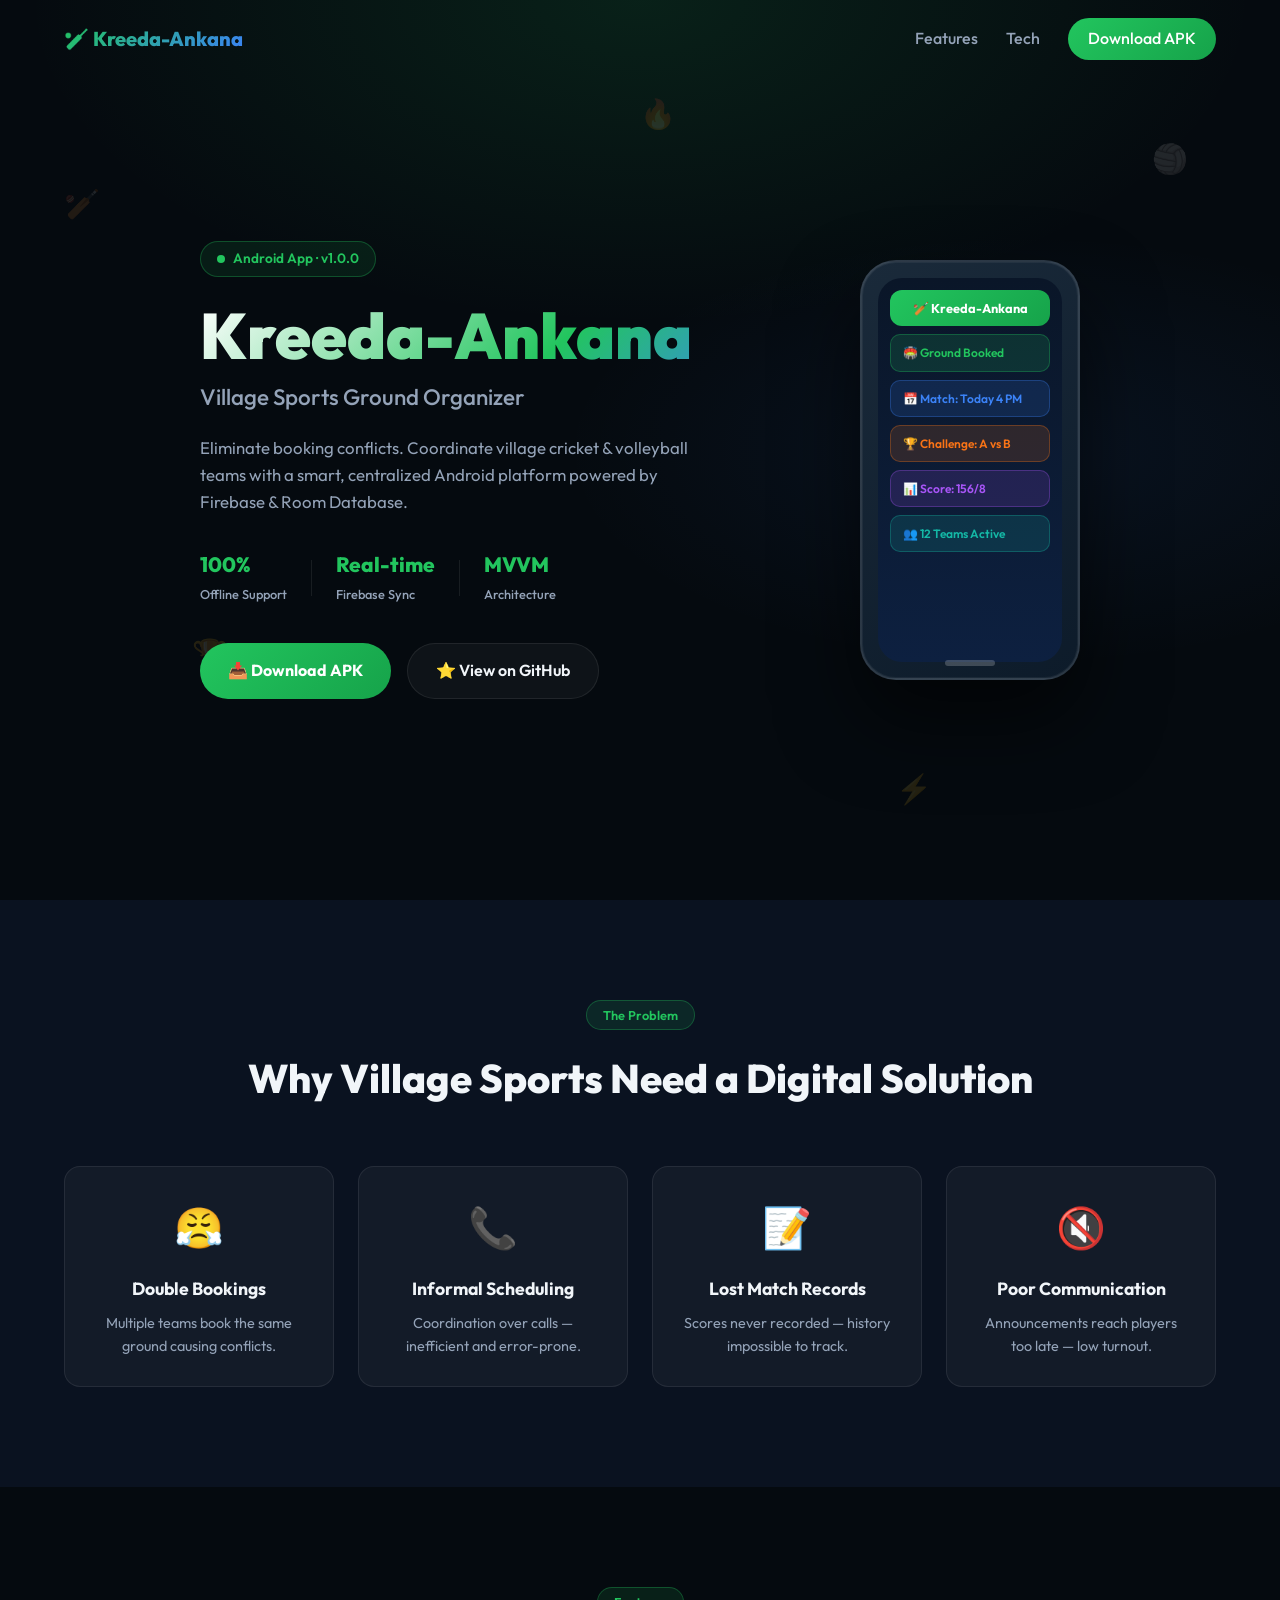
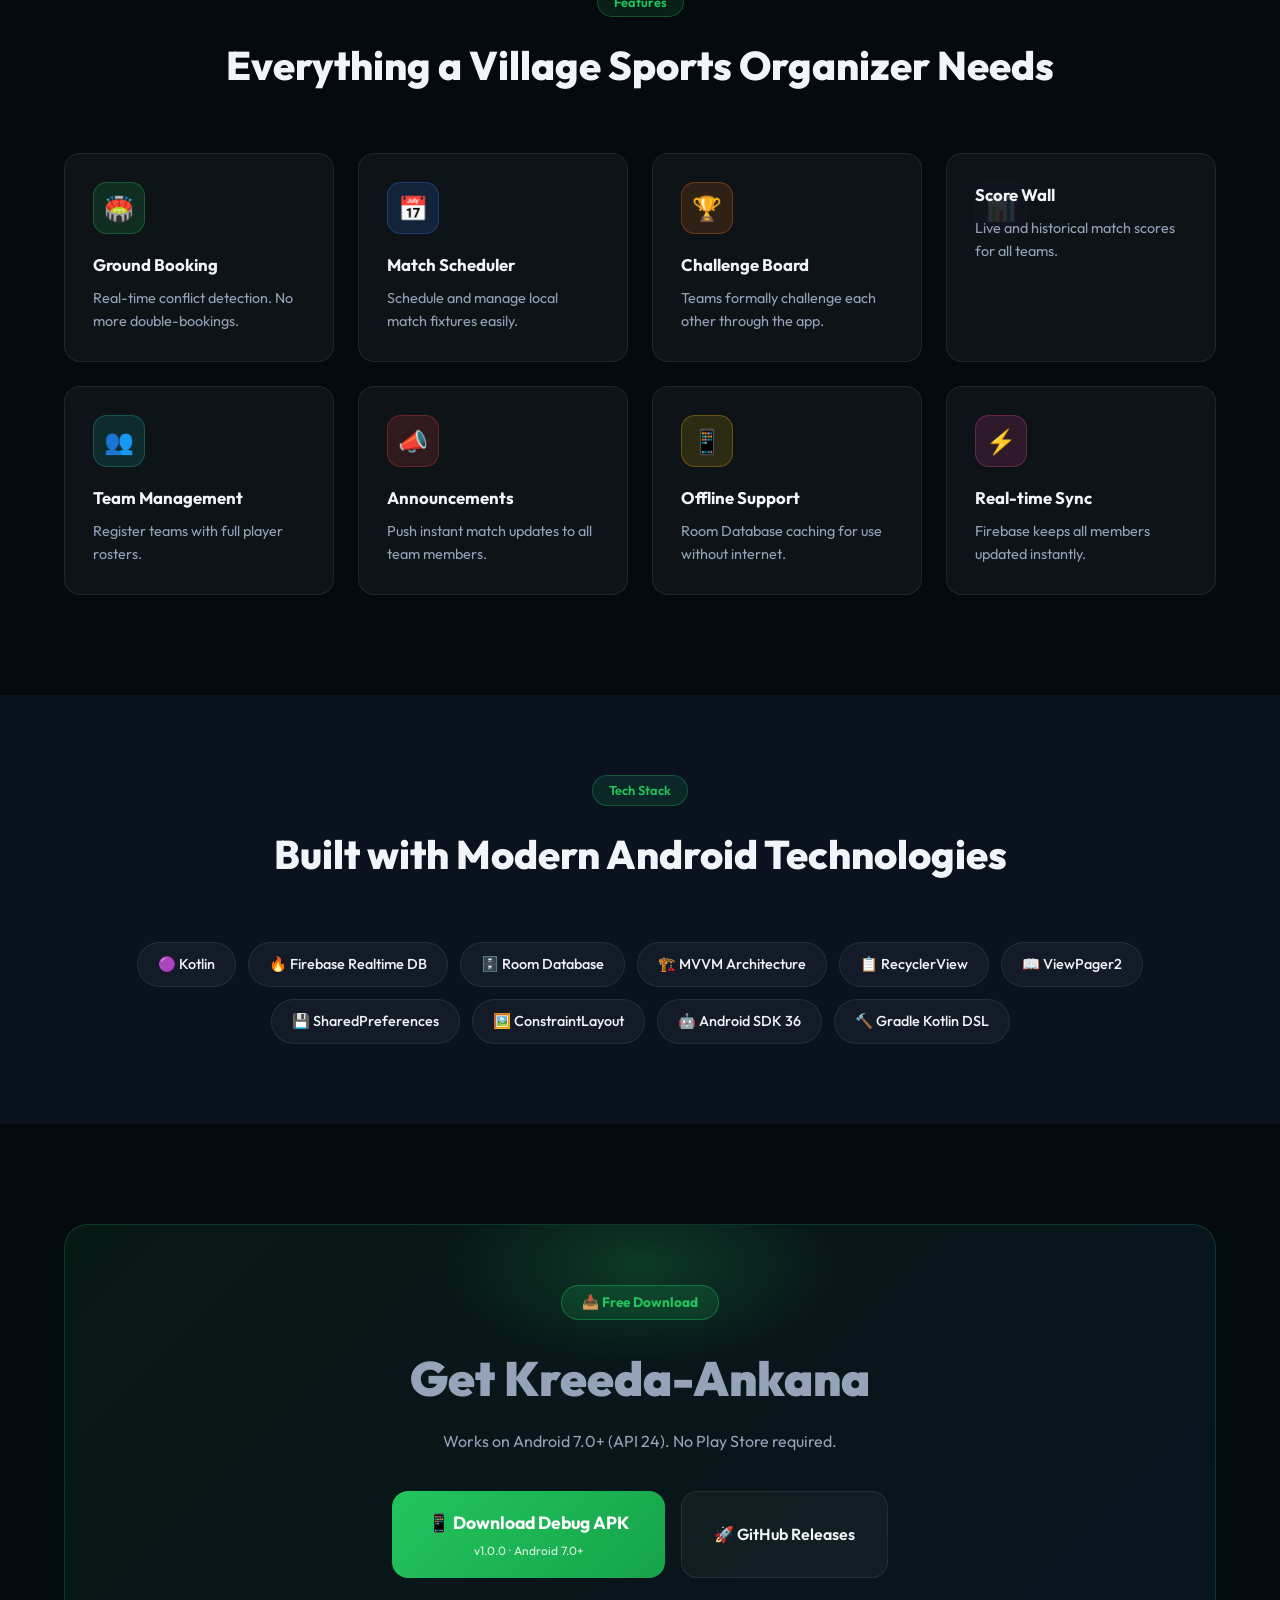
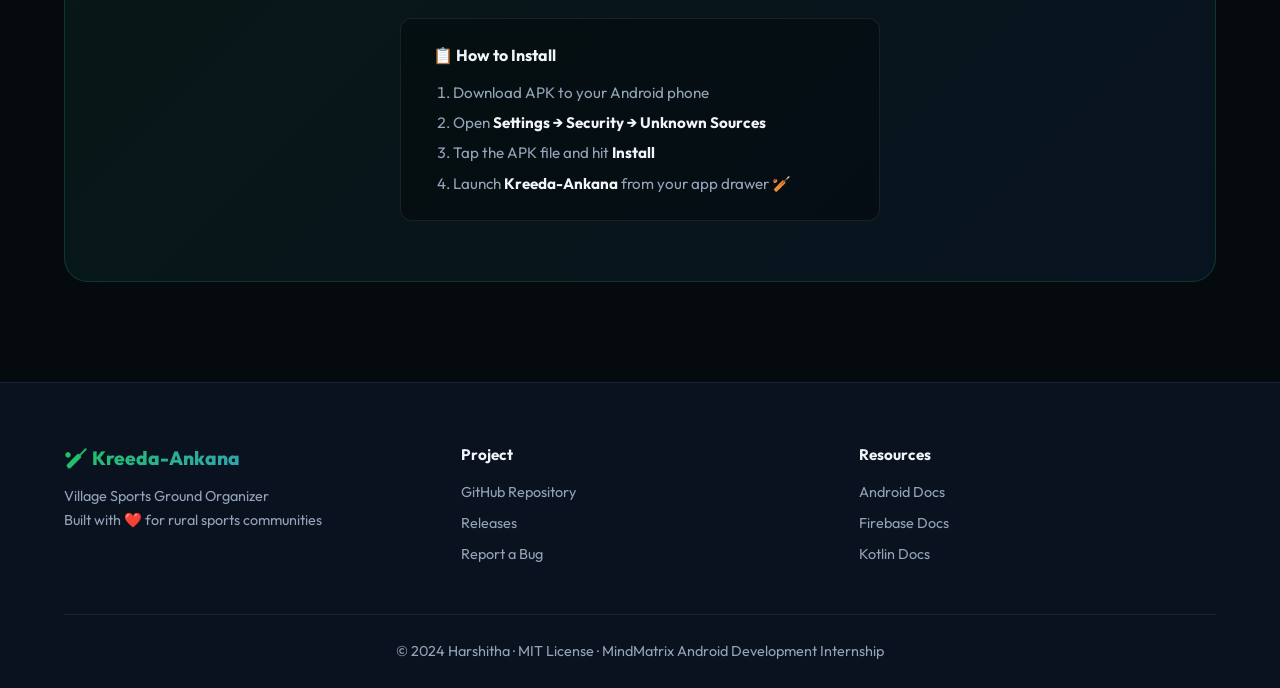
<file: docs/landing/index.html>
<!DOCTYPE html>
<html lang="en">
<head>
  <meta charset="UTF-8"/>
  <meta name="viewport" content="width=device-width, initial-scale=1.0"/>
  <meta name="description" content="Kreeda-Ankana – Village Sports Ground Organizer Android App. Download APK."/>
  <title>Kreeda-Ankana | Village Sports Ground Organizer</title>
  <link rel="stylesheet" href="style.css"/>
  <link href="https://fonts.googleapis.com/css2?family=Outfit:wght@300;400;600;700;800;900&display=swap" rel="stylesheet"/>
</head>
<body>

  <nav class="navbar" id="navbar">
    <div class="nav-container">
      <div class="nav-brand">🏏 Kreeda-Ankana</div>
      <div class="nav-links">
        <a href="#features">Features</a>
        <a href="#tech">Tech</a>
        <a href="#download" class="btn-nav">Download APK</a>
      </div>
    </div>
  </nav>

  <section class="hero">
    <div class="particles">
      <span class="p p1">🏏</span><span class="p p2">🏐</span>
      <span class="p p3">🏆</span><span class="p p4">⭐</span>
      <span class="p p5">🔥</span><span class="p p6">⚡</span>
    </div>
    <div class="hero-content">
      <div class="hero-badge"><span class="dot"></span> Android App · v1.0.0</div>
      <h1>Kreeda-Ankana</h1>
      <h2>Village Sports Ground Organizer</h2>
      <p>Eliminate booking conflicts. Coordinate village cricket &amp; volleyball teams with a smart, centralized Android platform powered by Firebase &amp; Room Database.</p>
      <div class="hero-stats">
        <div class="stat"><span>100%</span><label>Offline Support</label></div>
        <div class="divider"></div>
        <div class="stat"><span>Real-time</span><label>Firebase Sync</label></div>
        <div class="divider"></div>
        <div class="stat"><span>MVVM</span><label>Architecture</label></div>
      </div>
      <div class="cta-row">
        <a href="#download" class="btn-primary">📥 Download APK</a>
        <a href="https://github.com/KandukuruHarshitha/KreedaAnkana" class="btn-secondary" target="_blank" rel="noopener">⭐ View on GitHub</a>
      </div>
    </div>
    <div class="phone-wrap">
      <div class="phone">
        <div class="screen">
          <div class="app-bar">🏏 Kreeda-Ankana</div>
          <div class="card c1">🏟️ Ground Booked</div>
          <div class="card c2">📅 Match: Today 4 PM</div>
          <div class="card c3">🏆 Challenge: A vs B</div>
          <div class="card c4">📊 Score: 156/8</div>
          <div class="card c5">👥 12 Teams Active</div>
        </div>
        <div class="home-btn"></div>
      </div>
    </div>
  </section>

  <section class="problem">
    <div class="container">
      <div class="sec-head">
        <span class="tag">The Problem</span>
        <h2>Why Village Sports Need a Digital Solution</h2>
      </div>
      <div class="prob-grid">
        <div class="prob-card"><div class="picon">😤</div><h3>Double Bookings</h3><p>Multiple teams book the same ground causing conflicts.</p></div>
        <div class="prob-card"><div class="picon">📞</div><h3>Informal Scheduling</h3><p>Coordination over calls — inefficient and error-prone.</p></div>
        <div class="prob-card"><div class="picon">📝</div><h3>Lost Match Records</h3><p>Scores never recorded — history impossible to track.</p></div>
        <div class="prob-card"><div class="picon">🔇</div><h3>Poor Communication</h3><p>Announcements reach players too late — low turnout.</p></div>
      </div>
    </div>
  </section>

  <section class="features" id="features">
    <div class="container">
      <div class="sec-head">
        <span class="tag">Features</span>
        <h2>Everything a Village Sports Organizer Needs</h2>
      </div>
      <div class="feat-grid">
        <div class="feat-card"><div class="ficon g">🏟️</div><h3>Ground Booking</h3><p>Real-time conflict detection. No more double-bookings.</p></div>
        <div class="feat-card"><div class="ficon b">📅</div><h3>Match Scheduler</h3><p>Schedule and manage local match fixtures easily.</p></div>
        <div class="feat-card"><div class="ficon o">🏆</div><h3>Challenge Board</h3><p>Teams formally challenge each other through the app.</p></div>
        <div class="feat-card"><div class="ficon p">📊</div><h3>Score Wall</h3><p>Live and historical match scores for all teams.</p></div>
        <div class="feat-card"><div class="ficon t">👥</div><h3>Team Management</h3><p>Register teams with full player rosters.</p></div>
        <div class="feat-card"><div class="ficon r">📣</div><h3>Announcements</h3><p>Push instant match updates to all team members.</p></div>
        <div class="feat-card"><div class="ficon y">📱</div><h3>Offline Support</h3><p>Room Database caching for use without internet.</p></div>
        <div class="feat-card"><div class="ficon pk">⚡</div><h3>Real-time Sync</h3><p>Firebase keeps all members updated instantly.</p></div>
      </div>
    </div>
  </section>

  <section class="tech" id="tech">
    <div class="container">
      <div class="sec-head">
        <span class="tag">Tech Stack</span>
        <h2>Built with Modern Android Technologies</h2>
      </div>
      <div class="tech-wrap">
        <span class="chip">🟣 Kotlin</span>
        <span class="chip">🔥 Firebase Realtime DB</span>
        <span class="chip">🗄️ Room Database</span>
        <span class="chip">🏗️ MVVM Architecture</span>
        <span class="chip">📋 RecyclerView</span>
        <span class="chip">📖 ViewPager2</span>
        <span class="chip">💾 SharedPreferences</span>
        <span class="chip">🖼️ ConstraintLayout</span>
        <span class="chip">🤖 Android SDK 36</span>
        <span class="chip">🔨 Gradle Kotlin DSL</span>
      </div>
    </div>
  </section>

  <section class="download" id="download">
    <div class="container">
      <div class="dl-card">
        <div class="dl-glow"></div>
        <span class="dl-badge">📥 Free Download</span>
        <h2>Get Kreeda-Ankana</h2>
        <p>Works on Android 7.0+ (API 24). No Play Store required.</p>
        <div class="dl-btns">
          <a href="downloads/app-debug.apk" class="btn-dl-main" download>📱 Download Debug APK<small>v1.0.0 · Android 7.0+</small></a>
          <a href="https://github.com/KandukuruHarshitha/KreedaAnkana/releases" class="btn-dl-sec" target="_blank" rel="noopener">🚀 GitHub Releases</a>
        </div>
        <div class="install-guide">
          <h4>📋 How to Install</h4>
          <ol>
            <li>Download APK to your Android phone</li>
            <li>Open <strong>Settings → Security → Unknown Sources</strong></li>
            <li>Tap the APK file and hit <strong>Install</strong></li>
            <li>Launch <strong>Kreeda-Ankana</strong> from your app drawer 🏏</li>
          </ol>
        </div>
      </div>
    </div>
  </section>

  <footer class="footer">
    <div class="container">
      <div class="foot-grid">
        <div>
          <div class="foot-logo">🏏 Kreeda-Ankana</div>
          <p>Village Sports Ground Organizer<br/>Built with ❤️ for rural sports communities</p>
        </div>
        <div class="foot-links">
          <h4>Project</h4>
          <a href="https://github.com/KandukuruHarshitha/KreedaAnkana" target="_blank">GitHub Repository</a>
          <a href="https://github.com/KandukuruHarshitha/KreedaAnkana/releases" target="_blank">Releases</a>
          <a href="https://github.com/KandukuruHarshitha/KreedaAnkana/issues" target="_blank">Report a Bug</a>
        </div>
        <div class="foot-links">
          <h4>Resources</h4>
          <a href="https://developer.android.com" target="_blank">Android Docs</a>
          <a href="https://firebase.google.com/docs" target="_blank">Firebase Docs</a>
          <a href="https://kotlinlang.org/docs" target="_blank">Kotlin Docs</a>
        </div>
      </div>
      <div class="foot-bottom">
        <p>© 2024 Harshitha · MIT License · MindMatrix Android Development Internship</p>
      </div>
    </div>
  </footer>

  <script>
    window.addEventListener('scroll',()=>{
      document.getElementById('navbar').classList.toggle('scrolled',window.scrollY>50);
    });
    const obs=new IntersectionObserver(e=>{
      e.forEach(x=>{if(x.isIntersecting)x.target.classList.add('visible');});
    },{threshold:0.1});
    document.querySelectorAll('.feat-card,.prob-card,.chip').forEach(el=>obs.observe(el));
    document.querySelectorAll('a[href^="#"]').forEach(a=>{
      a.addEventListener('click',e=>{
        e.preventDefault();
        const t=document.querySelector(a.getAttribute('href'));
        if(t)t.scrollIntoView({behavior:'smooth'});
      });
    });
  </script>
</body>
</html>
</file>
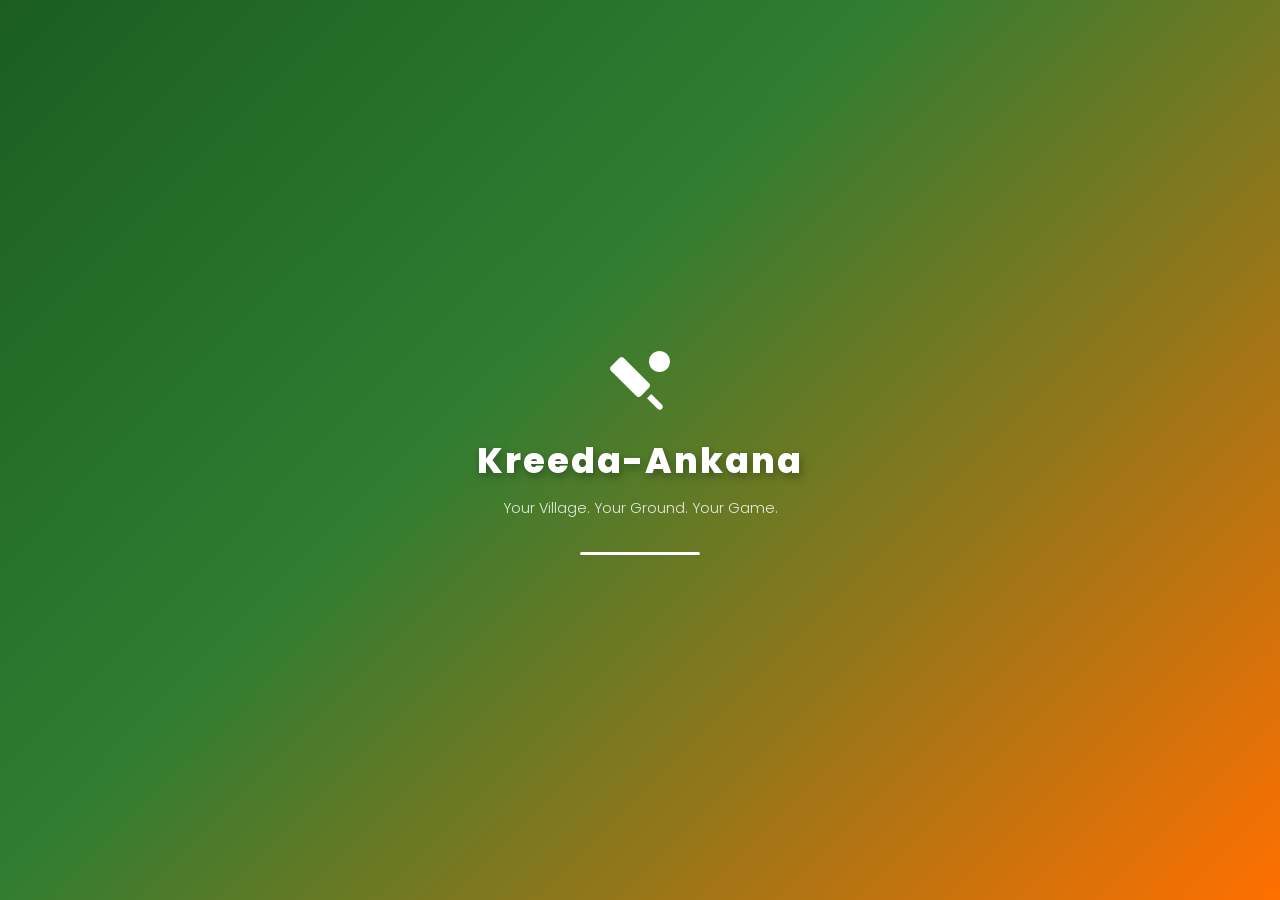
<file: app/src/main/assets/index.html>
<!DOCTYPE html>
<html lang="en">
<head>
  <meta charset="UTF-8">
  <meta name="viewport" content="width=device-width, initial-scale=1.0, maximum-scale=1.0, user-scalable=no">
  <title>Kreeda-Ankana | Village Sports Ground Organizer</title>
  <meta name="description" content="Kreeda-Ankana — Digital sports coordination platform for villages. Book grounds, challenge teams, track scores.">
  <meta name="theme-color" content="#2E7D32">
  <link rel="preconnect" href="https://fonts.googleapis.com">
  <link rel="preconnect" href="https://fonts.gstatic.com" crossorigin>
  <link href="https://fonts.googleapis.com/css2?family=Poppins:wght@300;400;500;600;700;800&display=swap" rel="stylesheet">
  <link href="https://fonts.googleapis.com/icon?family=Material+Icons+Round" rel="stylesheet">
  <link rel="stylesheet" href="css/styles.css">
</head>
<body>

  <!-- ==================== SPLASH SCREEN ==================== -->
  <div id="splash-screen">
    <span class="material-icons-round splash-icon">sports_cricket</span>
    <div class="splash-title">Kreeda-Ankana</div>
    <div class="splash-tagline">Your Village. Your Ground. Your Game.</div>
    <div class="splash-loader">
      <div class="splash-loader-bar"></div>
    </div>
  </div>

  <!-- ==================== MAIN APP ==================== -->
  <div id="app">

    <!-- ===== TOP APP BAR ===== -->
    <header id="top-bar">
      <div class="bar-title" id="bar-title">🏟️ Ground Calendar</div>
      <button class="bar-icon material-icons-round" id="dark-mode-toggle" title="Toggle Dark Mode">dark_mode</button>
    </header>

    <!-- ===== CONTENT VIEWS ===== -->
    <main id="content">

      <!-- === VIEW: CALENDAR === -->
      <section id="view-calendar" class="view active">
        <div class="section-title">
          <span class="material-icons-round icon">calendar_month</span>
          Ground Calendar
        </div>

        <!-- Sport Filter -->
        <div class="toggle-group sport-toggle" style="margin-bottom:16px;">
          <button class="toggle-btn active" data-sport="Cricket">🏏 Cricket</button>
          <button class="toggle-btn" data-sport="Volleyball">🏐 Volleyball</button>
        </div>

        <!-- Week Navigation -->
        <div class="calendar-header">
          <div class="calendar-nav">
            <button id="cal-prev" title="Previous Week"><span class="material-icons-round">chevron_left</span></button>
            <button id="cal-today" title="Today" style="border-radius:8px;width:auto;padding:0 12px;font-size:0.7rem;font-weight:600;">Today</button>
            <button id="cal-next" title="Next Week"><span class="material-icons-round">chevron_right</span></button>
          </div>
          <h2 id="cal-week-label">Loading...</h2>
        </div>

        <!-- Calendar Grid -->
        <div class="calendar-grid" id="calendar-grid">
          <div class="loading"><div class="spinner"></div></div>
        </div>

        <!-- Legend -->
        <div class="cal-legend">
          <div class="cal-legend-item"><div class="cal-legend-dot green"></div> Available</div>
          <div class="cal-legend-item"><div class="cal-legend-dot red"></div> Booked / Past</div>
        </div>
      </section>

      <!-- === VIEW: BOOKING === -->
      <section id="view-booking" class="view">
        <div class="booking-header">
          <button class="back-btn" id="booking-back">
            <span class="material-icons-round">arrow_back</span>
          </button>
          <div>
            <div class="section-title" style="margin-bottom:0;">Book a Slot</div>
          </div>
        </div>

        <div class="booking-slot-info">
          <div class="date" id="booking-date-display">—</div>
          <div class="time" id="booking-time-display">—</div>
        </div>

        <form id="booking-form">
          <input type="hidden" id="booking-date-input">

          <div class="form-group">
            <label class="form-label">Team Name</label>
            <input type="text" class="form-input" id="booking-team-name" placeholder="Enter your team name" maxlength="40">
            <div class="form-error" id="booking-team-error"></div>
          </div>

          <div class="form-group">
            <label class="form-label">Sport</label>
            <div class="toggle-group booking-sport-toggle">
              <button type="button" class="toggle-btn active" data-sport="Cricket">🏏 Cricket</button>
              <button type="button" class="toggle-btn" data-sport="Volleyball">🏐 Volleyball</button>
            </div>
          </div>

          <button type="submit" class="btn btn-primary" id="booking-submit" style="width:100%;justify-content:center;padding:14px;font-size:0.95rem;">
            <span class="material-icons-round">check_circle</span> Confirm Booking
          </button>
        </form>
      </section>

      <!-- === VIEW: CHALLENGE BOARD === -->
      <section id="view-challenges" class="view">
        <div class="section-title">
          <span class="material-icons-round icon">sports_kabaddi</span>
          Challenge Board
        </div>
        <div id="challenges-list">
          <div class="loading"><div class="spinner"></div></div>
        </div>
      </section>

      <!-- === VIEW: SCORE WALL === -->
      <section id="view-scores" class="view">
        <div class="section-title">
          <span class="material-icons-round icon">emoji_events</span>
          Score Wall
        </div>
        <div id="scores-list">
          <div class="loading"><div class="spinner"></div></div>
        </div>
      </section>

      <!-- === VIEW: TEAM PROFILE === -->
      <section id="view-team" class="view">
        <div class="section-title">
          <span class="material-icons-round icon">groups</span>
          Team Profile
        </div>

        <!-- Empty State -->
        <div id="team-empty" style="display:none;">
          <div class="empty-state">
            <span class="material-icons-round icon">group_add</span>
            <h3>No Team Created</h3>
            <p>Create your village team profile to get started!</p>
            <button class="btn btn-primary" id="team-create-btn" style="margin-top:16px;">
              <span class="material-icons-round">add</span> Create Team
            </button>
          </div>
        </div>

        <!-- Profile Content -->
        <div id="team-profile-content" style="display:none;">
          <!-- Profile Header Card -->
          <div class="profile-header">
            <div class="profile-avatar">
              <span id="profile-avatar-icon">🏏</span>
            </div>
            <div class="profile-name" id="profile-team-name">—</div>
            <div class="profile-captain" id="profile-captain">—</div>
            <div style="margin-top:8px;" id="profile-sport-chip"></div>
            <div style="margin-top:4px;font-size:0.8rem;opacity:0.8;" id="profile-players">—</div>
          </div>

          <!-- Stats -->
          <div class="profile-stats">
            <div class="stat-card">
              <div class="stat-value" id="stat-total">0</div>
              <div class="stat-label">Matches</div>
            </div>
            <div class="stat-card">
              <div class="stat-value" id="stat-wins" style="color:var(--available);">0</div>
              <div class="stat-label">Wins</div>
            </div>
            <div class="stat-card">
              <div class="stat-value" id="stat-losses" style="color:var(--booked);">0</div>
              <div class="stat-label">Losses</div>
            </div>
          </div>

          <!-- Actions -->
          <div id="team-actions" style="display:flex;flex-wrap:wrap;gap:8px;">
            <button class="btn btn-primary btn-small" id="team-edit-btn">
              <span class="material-icons-round" style="font-size:16px;">edit</span> Edit
            </button>
            <button class="btn btn-outline btn-small" id="team-switch-btn" style="display:none;">
              <span class="material-icons-round" style="font-size:16px;">swap_horiz</span> Switch Team
            </button>
            <button class="btn btn-primary btn-small" id="team-create-btn" style="background:var(--accent);">
              <span class="material-icons-round" style="font-size:16px;">add</span> New Team
            </button>
            <button class="btn btn-danger btn-small" id="team-delete-btn">
              <span class="material-icons-round" style="font-size:16px;">delete</span> Delete
            </button>
          </div>
        </div>
      </section>

    </main>

    <!-- ===== FLOATING ACTION BUTTONS ===== -->
    <button class="fab" id="fab-challenge" style="display:none;" title="Post Challenge">
      <span class="material-icons-round">add</span>
    </button>
    <button class="fab" id="fab-score" style="display:none;" title="Post Result">
      <span class="material-icons-round">add</span>
    </button>

    <!-- ===== BOTTOM NAVIGATION ===== -->
    <nav id="bottom-nav">
      <button class="nav-item active" data-view="calendar">
        <span class="material-icons-round icon">calendar_month</span>
        <span class="label">Calendar</span>
      </button>
      <button class="nav-item" data-view="challenges">
        <span class="material-icons-round icon">sports_kabaddi</span>
        <span class="label">Challenges</span>
      </button>
      <button class="nav-item" data-view="scores">
        <span class="material-icons-round icon">emoji_events</span>
        <span class="label">Scores</span>
      </button>
      <button class="nav-item" data-view="team">
        <span class="material-icons-round icon">groups</span>
        <span class="label">Team</span>
      </button>
    </nav>
  </div>

  <!-- ==================== DIALOG OVERLAY ==================== -->
  <div class="dialog-overlay" id="dialog-overlay">
    <div class="dialog" id="dialog">
      <div class="dialog-title" id="dialog-title"></div>
      <div id="dialog-body"></div>
      <div class="dialog-actions" id="dialog-actions"></div>
    </div>
  </div>

  <!-- ==================== SNACKBAR ==================== -->
  <div id="snackbar"></div>

  <!-- ==================== FIREBASE (Optional) ==================== -->
  <!--
    To enable real-time Challenge Board sync, uncomment the lines below
    and replace with your Firebase project config.
    See README.md for setup instructions.
  -->
  <!--
  <script src="https://www.gstatic.com/firebasejs/9.23.0/firebase-app-compat.js"></script>
  <script src="https://www.gstatic.com/firebasejs/9.23.0/firebase-database-compat.js"></script>
  <script>
    firebase.initializeApp({
      apiKey: "YOUR_API_KEY",
      authDomain: "YOUR_PROJECT.firebaseapp.com",
      databaseURL: "https://YOUR_PROJECT-default-rtdb.firebaseio.com",
      projectId: "YOUR_PROJECT",
      storageBucket: "YOUR_PROJECT.appspot.com",
      messagingSenderId: "YOUR_SENDER_ID",
      appId: "YOUR_APP_ID"
    });
  </script>
  -->

  <!-- ==================== APP SCRIPTS ==================== -->
  <script src="js/db.js"></script>
  <script src="js/calendar.js"></script>
  <script src="js/booking.js"></script>
  <script src="js/challenge.js"></script>
  <script src="js/score.js"></script>
  <script src="js/team.js"></script>
  <script src="js/app.js"></script>
</body>
</html>
</file>
<file: docs/landing/style.css>
/* ============================================================
   Kreeda-Ankana — Landing Page Styles
   Design: Dark glassmorphism, vibrant sport colors
   ============================================================ */

/* ----- Reset & Base ----- */
*,*::before,*::after{box-sizing:border-box;margin:0;padding:0;}
:root{
  --bg:#050a0f;
  --bg2:#0a1220;
  --surface:rgba(255,255,255,0.04);
  --border:rgba(255,255,255,0.08);
  --green:#22c55e;--blue:#3b82f6;--orange:#f97316;
  --purple:#a855f7;--teal:#14b8a6;--red:#ef4444;
  --gold:#eab308;--pink:#ec4899;
  --text:#f1f5f9;--muted:#94a3b8;
  --font:'Outfit',sans-serif;
  --radius:16px;--radius-sm:10px;
}
html{scroll-behavior:smooth;}
body{background:var(--bg);color:var(--text);font-family:var(--font);line-height:1.6;overflow-x:hidden;}
a{color:inherit;text-decoration:none;}

/* ----- Scrollbar ----- */
::-webkit-scrollbar{width:6px;}
::-webkit-scrollbar-track{background:var(--bg);}
::-webkit-scrollbar-thumb{background:var(--green);border-radius:3px;}

/* ----- Navbar ----- */
.navbar{position:fixed;top:0;left:0;right:0;z-index:100;padding:18px 0;transition:all .3s;}
.navbar.scrolled{background:rgba(5,10,15,0.95);backdrop-filter:blur(20px);border-bottom:1px solid var(--border);padding:12px 0;}
.nav-container{max-width:1200px;margin:auto;padding:0 24px;display:flex;align-items:center;justify-content:space-between;}
.nav-brand{font-size:1.25rem;font-weight:800;background:linear-gradient(135deg,var(--green),var(--blue));-webkit-background-clip:text;-webkit-text-fill-color:transparent;background-clip:text;}
.nav-links{display:flex;align-items:center;gap:28px;}
.nav-links a{color:var(--muted);font-weight:500;transition:color .2s;}
.nav-links a:hover{color:var(--text);}
.btn-nav{background:linear-gradient(135deg,var(--green),#16a34a);color:#fff!important;padding:8px 20px;border-radius:50px;font-weight:600;transition:transform .2s,box-shadow .2s;}
.btn-nav:hover{transform:translateY(-2px);box-shadow:0 8px 24px rgba(34,197,94,.4);}

/* ----- Hero ----- */
.hero{min-height:100vh;display:flex;align-items:center;justify-content:center;position:relative;overflow:hidden;padding:100px 24px 60px;gap:60px;flex-wrap:wrap;
  background:radial-gradient(ellipse 80% 60% at 50% 0%,rgba(34,197,94,0.12) 0%,transparent 60%),
             radial-gradient(ellipse 60% 40% at 80% 50%,rgba(59,130,246,0.08) 0%,transparent 60%),var(--bg);}

/* Floating particles */
.particles{position:absolute;inset:0;pointer-events:none;overflow:hidden;}
.p{position:absolute;font-size:1.8rem;opacity:.12;animation:float 8s ease-in-out infinite;}
.p1{left:5%;top:20%;animation-delay:0s;}
.p2{left:90%;top:15%;animation-delay:1.5s;}
.p3{left:15%;top:70%;animation-delay:3s;}
.p4{left:80%;top:65%;animation-delay:4.5s;}
.p5{left:50%;top:10%;animation-delay:2s;}
.p6{left:70%;top:85%;animation-delay:1s;}
@keyframes float{0%,100%{transform:translateY(0) rotate(0deg);}50%{transform:translateY(-20px) rotate(10deg);}}

.hero-content{flex:1;min-width:280px;max-width:600px;z-index:1;}
.hero-badge{display:inline-flex;align-items:center;gap:8px;background:rgba(34,197,94,.1);border:1px solid rgba(34,197,94,.3);color:var(--green);padding:6px 16px;border-radius:50px;font-size:.85rem;font-weight:600;margin-bottom:24px;}
.dot{width:8px;height:8px;border-radius:50%;background:var(--green);animation:pulse 2s infinite;}
@keyframes pulse{0%,100%{opacity:1;transform:scale(1);}50%{opacity:.5;transform:scale(1.3);}}
h1{font-size:clamp(2.5rem,6vw,4rem);font-weight:900;line-height:1.1;background:linear-gradient(135deg,#fff 0%,var(--green) 60%,var(--blue) 100%);-webkit-background-clip:text;-webkit-text-fill-color:transparent;background-clip:text;margin-bottom:8px;}
h2{font-size:clamp(1.1rem,2.5vw,1.4rem);font-weight:500;color:var(--muted);margin-bottom:20px;}
.hero-content > p{color:var(--muted);font-size:1.05rem;margin-bottom:32px;max-width:520px;}

.hero-stats{display:flex;align-items:center;gap:24px;margin-bottom:36px;flex-wrap:wrap;}
.stat span{display:block;font-size:1.3rem;font-weight:800;color:var(--green);}
.stat label{font-size:.8rem;color:var(--muted);font-weight:500;}
.divider{width:1px;height:36px;background:var(--border);}

.cta-row{display:flex;gap:16px;flex-wrap:wrap;}
.btn-primary{display:inline-flex;align-items:center;gap:10px;background:linear-gradient(135deg,var(--green),#16a34a);color:#fff;padding:14px 28px;border-radius:50px;font-weight:700;font-size:1rem;transition:transform .2s,box-shadow .2s;}
.btn-primary:hover{transform:translateY(-3px);box-shadow:0 12px 32px rgba(34,197,94,.4);}
.btn-secondary{display:inline-flex;align-items:center;gap:10px;background:var(--surface);border:1px solid var(--border);color:var(--text);padding:14px 28px;border-radius:50px;font-weight:600;transition:all .2s;}
.btn-secondary:hover{background:rgba(255,255,255,.08);transform:translateY(-2px);}

/* Phone mockup */
.phone-wrap{z-index:1;flex-shrink:0;}
.phone{width:220px;height:420px;background:linear-gradient(145deg,#1a2a3a,#0d1b2a);border-radius:36px;border:2px solid rgba(255,255,255,.12);padding:16px;box-shadow:0 40px 80px rgba(0,0,0,.6),inset 0 0 0 1px rgba(255,255,255,.05);position:relative;animation:phonefloat 4s ease-in-out infinite;}
@keyframes phonefloat{0%,100%{transform:translateY(0);}50%{transform:translateY(-12px);}}
.screen{background:linear-gradient(180deg,#0a1628,#0d2040);border-radius:24px;height:100%;padding:12px;overflow:hidden;display:flex;flex-direction:column;gap:8px;}
.app-bar{background:linear-gradient(135deg,var(--green),#16a34a);color:#fff;border-radius:12px;padding:8px 12px;font-size:.8rem;font-weight:700;text-align:center;}
.card{border-radius:10px;padding:8px 12px;font-size:.75rem;font-weight:600;animation:cardpop 0.4s ease both;}
.c1{background:rgba(34,197,94,.15);border:1px solid rgba(34,197,94,.3);color:var(--green);}
.c2{background:rgba(59,130,246,.15);border:1px solid rgba(59,130,246,.3);color:var(--blue);}
.c3{background:rgba(249,115,22,.15);border:1px solid rgba(249,115,22,.3);color:var(--orange);}
.c4{background:rgba(168,85,247,.15);border:1px solid rgba(168,85,247,.3);color:var(--purple);}
.c5{background:rgba(20,184,166,.15);border:1px solid rgba(20,184,166,.3);color:var(--teal);}
.home-btn{width:50px;height:6px;background:rgba(255,255,255,.2);border-radius:3px;margin:8px auto 0;position:absolute;bottom:12px;left:50%;transform:translateX(-50%);}

/* ----- Sections ----- */
.container{max-width:1200px;margin:auto;padding:0 24px;}
.sec-head{text-align:center;margin-bottom:56px;}
.tag{display:inline-block;background:rgba(34,197,94,.12);border:1px solid rgba(34,197,94,.3);color:var(--green);padding:4px 16px;border-radius:50px;font-size:.8rem;font-weight:600;margin-bottom:16px;}
.sec-head h2{font-size:clamp(1.8rem,4vw,2.5rem);font-weight:800;color:var(--text);}
.sec-head p{color:var(--muted);max-width:560px;margin:12px auto 0;}

/* ----- Problem ----- */
.problem{padding:100px 0;background:var(--bg2);}
.prob-grid{display:grid;grid-template-columns:repeat(auto-fit,minmax(220px,1fr));gap:24px;}
.prob-card{background:var(--surface);border:1px solid var(--border);border-radius:var(--radius);padding:28px;text-align:center;transition:transform .3s,border-color .3s;opacity:0;transform:translateY(20px);}
.prob-card.visible{opacity:1;transform:none;transition:opacity .5s,transform .5s;}
.prob-card:hover{transform:translateY(-6px);border-color:rgba(239,68,68,.4);}
.picon{font-size:2.5rem;margin-bottom:16px;display:block;}
.prob-card h3{font-size:1.1rem;font-weight:700;margin-bottom:8px;}
.prob-card p{color:var(--muted);font-size:.9rem;}

/* ----- Features ----- */
.features{padding:100px 0;}
.feat-grid{display:grid;grid-template-columns:repeat(auto-fit,minmax(240px,1fr));gap:24px;}
.feat-card{background:var(--surface);border:1px solid var(--border);border-radius:var(--radius);padding:28px;transition:transform .3s,border-color .3s,box-shadow .3s;opacity:0;transform:translateY(24px);}
.feat-card.visible{opacity:1;transform:none;transition:opacity .5s,transform .5s;}
.feat-card:hover{transform:translateY(-8px);box-shadow:0 20px 48px rgba(0,0,0,.4);}
.ficon{width:52px;height:52px;border-radius:14px;display:flex;align-items:center;justify-content:center;font-size:1.5rem;margin-bottom:18px;}
.ficon.g{background:rgba(34,197,94,.15);border:1px solid rgba(34,197,94,.3);}
.ficon.b{background:rgba(59,130,246,.15);border:1px solid rgba(59,130,246,.3);}
.ficon.o{background:rgba(249,115,22,.15);border:1px solid rgba(249,115,22,.3);}
.ficon.p{background:rgba(168,85,247,.15);border:1px solid rgba(168,85,247,.3);}
.ficon.t{background:rgba(20,184,166,.15);border:1px solid rgba(20,184,166,.3);}
.ficon.r{background:rgba(239,68,68,.15);border:1px solid rgba(239,68,68,.3);}
.ficon.y{background:rgba(234,179,8,.15);border:1px solid rgba(234,179,8,.3);}
.ficon.pk{background:rgba(236,72,153,.15);border:1px solid rgba(236,72,153,.3);}
.feat-card h3{font-size:1.05rem;font-weight:700;margin-bottom:8px;}
.feat-card p{color:var(--muted);font-size:.9rem;}

/* ----- Tech Stack ----- */
.tech{padding:80px 0;background:var(--bg2);}
.tech-wrap{display:flex;flex-wrap:wrap;gap:12px;justify-content:center;margin-top:0;}
.chip{background:var(--surface);border:1px solid var(--border);padding:10px 20px;border-radius:50px;font-size:.9rem;font-weight:500;transition:all .3s;cursor:default;opacity:0;transform:scale(.9);}
.chip.visible{opacity:1;transform:scale(1);transition:opacity .4s,transform .4s;}
.chip:hover{background:rgba(34,197,94,.12);border-color:rgba(34,197,94,.4);color:var(--green);transform:translateY(-3px);}

/* ----- Download ----- */
.download{padding:100px 0;}
.dl-card{position:relative;background:linear-gradient(135deg,rgba(34,197,94,.08),rgba(59,130,246,.08));border:1px solid rgba(34,197,94,.2);border-radius:24px;padding:60px 48px;text-align:center;overflow:hidden;}
.dl-glow{position:absolute;top:-60px;left:50%;transform:translateX(-50%);width:400px;height:200px;background:radial-gradient(ellipse,rgba(34,197,94,.2),transparent 70%);pointer-events:none;}
.dl-badge{display:inline-block;background:rgba(34,197,94,.15);border:1px solid rgba(34,197,94,.4);color:var(--green);padding:6px 20px;border-radius:50px;font-size:.85rem;font-weight:700;margin-bottom:20px;}
.dl-card h2{font-size:clamp(2rem,4vw,3rem);font-weight:900;margin-bottom:12px;}
.dl-card > p{color:var(--muted);max-width:480px;margin:0 auto 36px;}
.dl-btns{display:flex;gap:16px;justify-content:center;flex-wrap:wrap;margin-bottom:40px;}
.btn-dl-main{display:inline-flex;flex-direction:column;align-items:center;gap:4px;background:linear-gradient(135deg,var(--green),#16a34a);color:#fff;padding:18px 36px;border-radius:16px;font-weight:700;font-size:1.1rem;transition:transform .2s,box-shadow .2s;}
.btn-dl-main small{font-size:.75rem;font-weight:400;opacity:.85;}
.btn-dl-main:hover{transform:translateY(-4px);box-shadow:0 16px 40px rgba(34,197,94,.45);}
.btn-dl-sec{display:inline-flex;align-items:center;gap:10px;background:var(--surface);border:1px solid var(--border);color:var(--text);padding:18px 32px;border-radius:16px;font-weight:600;font-size:1rem;transition:all .2s;}
.btn-dl-sec:hover{background:rgba(255,255,255,.08);transform:translateY(-3px);}
.install-guide{background:rgba(0,0,0,.3);border:1px solid var(--border);border-radius:12px;padding:24px 32px;max-width:480px;margin:0 auto;text-align:left;}
.install-guide h4{color:var(--text);margin-bottom:12px;font-size:1rem;}
.install-guide ol{color:var(--muted);padding-left:20px;display:flex;flex-direction:column;gap:6px;font-size:.95rem;}
.install-guide strong{color:var(--text);}

/* ----- Footer ----- */
.footer{background:var(--bg2);border-top:1px solid var(--border);padding:60px 0 24px;}
.foot-grid{display:grid;grid-template-columns:repeat(auto-fit,minmax(180px,1fr));gap:40px;margin-bottom:40px;}
.foot-logo{font-size:1.2rem;font-weight:800;background:linear-gradient(135deg,var(--green),var(--blue));-webkit-background-clip:text;-webkit-text-fill-color:transparent;background-clip:text;margin-bottom:10px;}
.footer p{color:var(--muted);font-size:.9rem;line-height:1.7;}
.foot-links h4{font-size:.95rem;font-weight:700;margin-bottom:14px;color:var(--text);}
.foot-links a{display:block;color:var(--muted);font-size:.9rem;margin-bottom:8px;transition:color .2s;}
.foot-links a:hover{color:var(--green);}
.foot-bottom{border-top:1px solid var(--border);padding-top:24px;text-align:center;color:var(--muted);font-size:.85rem;}

/* ----- Responsive ----- */
@media(max-width:768px){
  .hero{flex-direction:column;text-align:center;padding-top:120px;}
  .hero-stats{justify-content:center;}
  .cta-row{justify-content:center;}
  .nav-links a:not(.btn-nav){display:none;}
  .dl-card{padding:40px 24px;}
}
</file>
<file: app/src/main/assets/css/styles.css>
/* ===========================================
   KREEDA-ANKANA — Design System
   Village Sports Ground Organizer
   =========================================== */
:root {
  --primary: #2E7D32;
  --primary-dark: #1B5E20;
  --primary-light: #4CAF50;
  --primary-surface: #E8F5E9;
  --accent: #FF6F00;
  --accent-dark: #E65100;
  --accent-light: #FFB300;
  --available: #388E3C;
  --booked: #D32F2F;
  --pending: #F9A825;
  --winner-gold: #FFD700;
  --bg-primary: #F1F8E9;
  --bg-card: #FFFFFF;
  --text-primary: #1A1A2E;
  --text-secondary: #555;
  --text-hint: #999;
  --border: #E0E0E0;
  --shadow: rgba(0,0,0,0.08);
  --shadow-strong: rgba(0,0,0,0.16);
  --font: 'Poppins', sans-serif;
  --radius-sm: 8px;
  --radius-md: 12px;
  --radius-lg: 16px;
  --radius-xl: 24px;
  --transition: 0.3s ease;
  --top-bar: 60px;
  --bottom-nav: 64px;
}

[data-theme="dark"] {
  --bg-primary: #121212;
  --bg-card: #1E1E1E;
  --text-primary: #E0E0E0;
  --text-secondary: #AAA;
  --text-hint: #777;
  --border: #333;
  --shadow: rgba(0,0,0,0.3);
  --primary-surface: #1B3A1D;
}

*, *::before, *::after { margin:0; padding:0; box-sizing:border-box; }

html { font-size:16px; }

body {
  font-family: var(--font);
  background: var(--bg-primary);
  color: var(--text-primary);
  line-height: 1.6;
  overflow-x: hidden;
  -webkit-font-smoothing: antialiased;
}

::-webkit-scrollbar { width:4px; }
::-webkit-scrollbar-thumb { background:var(--primary-light); border-radius:4px; }

/* ===== SPLASH ===== */
#splash-screen {
  position:fixed; inset:0; z-index:9999;
  display:flex; flex-direction:column; align-items:center; justify-content:center;
  background: linear-gradient(135deg, #1B5E20 0%, #2E7D32 40%, #FF6F00 100%);
  transition: opacity 0.6s ease, transform 0.6s ease;
}
#splash-screen.fade-out { opacity:0; transform:scale(1.1); pointer-events:none; }
.splash-icon { font-size:72px; color:#fff; animation:splashBounce 1.2s ease infinite; margin-bottom:16px; }
.splash-title { font-size:2.2rem; font-weight:800; color:#fff; letter-spacing:2px; text-shadow:2px 4px 8px rgba(0,0,0,0.3); animation:fadeInUp 0.8s ease 0.3s both; }
.splash-tagline { font-size:0.9rem; color:rgba(255,255,255,0.85); margin-top:8px; font-weight:300; animation:fadeInUp 0.8s ease 0.6s both; }
.splash-loader { margin-top:32px; width:120px; height:3px; background:rgba(255,255,255,0.3); border-radius:3px; overflow:hidden; animation:fadeInUp 0.8s ease 0.9s both; }
.splash-loader-bar { width:0%; height:100%; background:#fff; border-radius:3px; animation:loadBar 1.8s ease 0.5s forwards; }

/* ===== APP SHELL ===== */
#app { display:none; flex-direction:column; min-height:100vh; max-width:480px; margin:0 auto; position:relative; }
#app.visible { display:flex; animation:fadeIn 0.5s ease; }

/* ===== TOP BAR ===== */
#top-bar {
  height:var(--top-bar); background:linear-gradient(135deg, var(--primary-dark), var(--primary));
  color:#fff; display:flex; align-items:center; padding:0 16px;
  position:sticky; top:0; z-index:100; box-shadow:0 2px 8px var(--shadow);
}
#top-bar .bar-title { flex:1; font-size:1.15rem; font-weight:700; }
#top-bar .bar-icon { width:40px; height:40px; display:flex; align-items:center; justify-content:center; border-radius:50%; cursor:pointer; transition:background var(--transition); background:transparent; border:none; color:#fff; font-size:24px; }
#top-bar .bar-icon:hover { background:rgba(255,255,255,0.15); }

/* ===== CONTENT ===== */
#content { flex:1; padding:16px; padding-bottom:calc(var(--bottom-nav) + 16px); overflow-y:auto; }
.view { display:none; animation:fadeIn 0.35s ease; }
.view.active { display:block; }

/* ===== BOTTOM NAV ===== */
#bottom-nav {
  position:fixed; bottom:0; left:50%; transform:translateX(-50%);
  width:100%; max-width:480px; height:var(--bottom-nav);
  background:var(--bg-card); display:flex; align-items:center; justify-content:space-around;
  box-shadow:0 -2px 12px var(--shadow); z-index:100; border-top:1px solid var(--border);
}
.nav-item { display:flex; flex-direction:column; align-items:center; gap:2px; padding:6px 12px; cursor:pointer; border-radius:var(--radius-md); transition:all var(--transition); background:none; border:none; color:var(--text-hint); font-family:var(--font); }
.nav-item span.icon { font-size:24px; transition:all var(--transition); }
.nav-item span.label { font-size:0.65rem; font-weight:500; }
.nav-item.active { color:var(--primary); }
.nav-item.active span.icon { transform:scale(1.15); }
.nav-item:hover { color:var(--primary-light); }

/* ===== CARDS ===== */
.card {
  background:var(--bg-card); border-radius:var(--radius-lg); padding:16px;
  box-shadow:0 2px 12px var(--shadow); margin-bottom:12px;
  border:1px solid var(--border); transition:transform var(--transition), box-shadow var(--transition);
}
.card:hover { transform:translateY(-2px); box-shadow:0 6px 20px var(--shadow-strong); }
.card-header { display:flex; align-items:center; gap:12px; margin-bottom:12px; }
.card-title { font-size:1rem; font-weight:600; }
.card-subtitle { font-size:0.8rem; color:var(--text-secondary); }
.card-body { font-size:0.85rem; color:var(--text-secondary); }
.card-footer { display:flex; justify-content:flex-end; gap:8px; margin-top:12px; }

/* ===== BUTTONS ===== */
.btn {
  display:inline-flex; align-items:center; gap:6px; padding:10px 20px;
  border:none; border-radius:var(--radius-sm); font-family:var(--font);
  font-size:0.85rem; font-weight:600; cursor:pointer; transition:all var(--transition);
}
.btn-primary { background:var(--primary); color:#fff; }
.btn-primary:hover { background:var(--primary-dark); transform:translateY(-1px); box-shadow:0 4px 12px rgba(46,125,50,0.3); }
.btn-accent { background:var(--accent); color:#fff; }
.btn-accent:hover { background:var(--accent-dark); transform:translateY(-1px); }
.btn-outline { background:transparent; color:var(--primary); border:2px solid var(--primary); }
.btn-outline:hover { background:var(--primary-surface); }
.btn-danger { background:var(--booked); color:#fff; }
.btn-danger:hover { background:#B71C1C; }
.btn-small { padding:6px 14px; font-size:0.75rem; }
.btn-icon { width:40px; height:40px; padding:0; border-radius:50%; display:flex; align-items:center; justify-content:center; }

/* ===== FAB ===== */
.fab {
  position:fixed; bottom:calc(var(--bottom-nav) + 20px); right:20px;
  width:56px; height:56px; border-radius:50%; background:var(--accent);
  color:#fff; border:none; font-size:28px; cursor:pointer;
  box-shadow:0 4px 16px rgba(255,111,0,0.4); display:flex; align-items:center; justify-content:center;
  transition:all var(--transition); z-index:90;
}
.fab:hover { transform:scale(1.1) rotate(90deg); box-shadow:0 6px 24px rgba(255,111,0,0.5); }

/* ===== FORM ELEMENTS ===== */
.form-group { margin-bottom:16px; }
.form-label { display:block; font-size:0.8rem; font-weight:600; color:var(--text-secondary); margin-bottom:6px; }
.form-input, .form-select {
  width:100%; padding:12px 16px; border:2px solid var(--border); border-radius:var(--radius-sm);
  font-family:var(--font); font-size:0.9rem; color:var(--text-primary);
  background:var(--bg-card); transition:border-color var(--transition);
}
.form-input:focus, .form-select:focus { outline:none; border-color:var(--primary); }
.form-input.error { border-color:var(--booked); }
.form-error { font-size:0.75rem; color:var(--booked); margin-top:4px; }

/* ===== TOGGLE BUTTONS ===== */
.toggle-group { display:flex; gap:0; border-radius:var(--radius-sm); overflow:hidden; border:2px solid var(--primary); }
.toggle-btn { flex:1; padding:10px 16px; border:none; background:transparent; font-family:var(--font); font-size:0.8rem; font-weight:600; color:var(--primary); cursor:pointer; transition:all var(--transition); }
.toggle-btn.active { background:var(--primary); color:#fff; }
.toggle-btn:hover:not(.active) { background:var(--primary-surface); }

/* ===== CALENDAR GRID ===== */
.calendar-header { display:flex; align-items:center; justify-content:space-between; margin-bottom:16px; }
.calendar-header h2 { font-size:1rem; font-weight:600; }
.calendar-nav { display:flex; gap:8px; }
.calendar-nav button { width:36px; height:36px; border-radius:50%; border:2px solid var(--primary); background:transparent; color:var(--primary); cursor:pointer; display:flex; align-items:center; justify-content:center; transition:all var(--transition); font-size:18px; }
.calendar-nav button:hover { background:var(--primary); color:#fff; }

.calendar-grid { display:grid; grid-template-columns:80px repeat(7, 1fr); gap:4px; }
.cal-header-cell { font-size:0.65rem; font-weight:600; text-align:center; padding:8px 2px; color:var(--text-secondary); }
.cal-header-cell.today-col { color:var(--primary); }
.cal-time-label { font-size:0.65rem; font-weight:600; display:flex; align-items:center; justify-content:center; color:var(--text-secondary); padding:4px; }
.cal-slot {
  border-radius:var(--radius-sm); padding:8px 4px; text-align:center;
  font-size:0.6rem; font-weight:600; cursor:pointer; transition:all var(--transition);
  display:flex; flex-direction:column; align-items:center; justify-content:center;
  min-height:54px; border:2px solid transparent; position:relative;
}
.cal-slot:hover { transform:scale(1.05); z-index:2; }
.cal-slot.available { background:#E8F5E9; color:var(--available); border-color:#C8E6C9; }
.cal-slot.available:hover { background:#C8E6C9; }
.cal-slot.booked { background:#FFEBEE; color:var(--booked); border-color:#FFCDD2; cursor:default; }
.cal-slot.pending { background:#FFF8E1; color:#F57F17; border-color:#FFECB3; }
.cal-slot .slot-icon { font-size:16px; margin-bottom:2px; }
.cal-slot .slot-text { font-size:0.55rem; line-height:1.2; }

.cal-legend { display:flex; gap:16px; margin-top:16px; justify-content:center; flex-wrap:wrap; }
.cal-legend-item { display:flex; align-items:center; gap:6px; font-size:0.7rem; color:var(--text-secondary); }
.cal-legend-dot { width:12px; height:12px; border-radius:3px; }
.cal-legend-dot.green { background:var(--available); }
.cal-legend-dot.red { background:var(--booked); }
.cal-legend-dot.yellow { background:var(--pending); }

/* ===== DIALOG / MODAL ===== */
.dialog-overlay {
  position:fixed; inset:0; background:rgba(0,0,0,0.5); z-index:1000;
  display:none; align-items:center; justify-content:center; padding:24px;
  backdrop-filter:blur(4px);
}
.dialog-overlay.open { display:flex; animation:fadeIn 0.2s ease; }
.dialog {
  background:var(--bg-card); border-radius:var(--radius-lg); padding:24px;
  width:100%; max-width:400px; max-height:80vh; overflow-y:auto;
  box-shadow:0 16px 48px var(--shadow-strong); animation:slideUp 0.3s ease;
}
.dialog-title { font-size:1.1rem; font-weight:700; margin-bottom:16px; display:flex; align-items:center; gap:8px; }
.dialog-actions { display:flex; justify-content:flex-end; gap:8px; margin-top:20px; }

/* ===== SNACKBAR ===== */
#snackbar {
  position:fixed; bottom:calc(var(--bottom-nav) + 16px); left:50%; transform:translateX(-50%) translateY(100px);
  background:#333; color:#fff; padding:12px 24px; border-radius:var(--radius-sm);
  font-size:0.85rem; font-weight:500; z-index:2000; opacity:0;
  transition:all 0.3s ease; white-space:nowrap; box-shadow:0 4px 16px rgba(0,0,0,0.3);
}
#snackbar.show { transform:translateX(-50%) translateY(0); opacity:1; }
#snackbar.success { background:var(--primary); }
#snackbar.error { background:var(--booked); }

/* ===== EMPTY STATE ===== */
.empty-state { text-align:center; padding:48px 24px; }
.empty-state .icon { font-size:64px; color:var(--text-hint); margin-bottom:16px; opacity:0.5; animation:emptyPulse 2s ease infinite; }
.empty-state h3 { font-size:1.1rem; font-weight:600; margin-bottom:8px; }
.empty-state p { font-size:0.85rem; color:var(--text-hint); }

/* ===== SCORE CARD ===== */
.score-card { position:relative; overflow:hidden; }
.score-card.winner-a .team-a-score, .score-card.winner-b .team-b-score { color:var(--winner-gold); font-weight:800; }
.score-card .winner-badge {
  position:absolute; top:12px; right:12px; background:linear-gradient(135deg, #FFD700, #FFA000);
  color:#fff; font-size:0.6rem; font-weight:700; padding:3px 10px; border-radius:12px;
  text-transform:uppercase; letter-spacing:1px;
}
.score-teams { display:flex; align-items:center; justify-content:space-between; gap:8px; }
.score-team { flex:1; text-align:center; }
.score-team-name { font-size:0.85rem; font-weight:600; margin-bottom:4px; }
.score-team-score { font-size:1.8rem; font-weight:800; }
.score-vs { font-size:0.75rem; font-weight:700; color:var(--accent); background:var(--primary-surface); width:32px; height:32px; border-radius:50%; display:flex; align-items:center; justify-content:center; }
.score-meta { display:flex; gap:12px; margin-top:12px; padding-top:12px; border-top:1px solid var(--border); font-size:0.7rem; color:var(--text-hint); }
.score-meta span { display:flex; align-items:center; gap:4px; }

/* ===== CHALLENGE CARD ===== */
.challenge-card { border-left:4px solid var(--accent); }
.challenge-card.status-open { border-left-color:var(--available); }
.challenge-card.status-accepted { border-left-color:var(--primary); }
.challenge-card.status-declined { border-left-color:var(--booked); }
.challenge-status { display:inline-block; padding:2px 10px; border-radius:12px; font-size:0.65rem; font-weight:700; text-transform:uppercase; letter-spacing:0.5px; }
.challenge-status.open { background:#E8F5E9; color:var(--available); }
.challenge-status.accepted { background:#E3F2FD; color:#1565C0; }
.challenge-status.declined { background:#FFEBEE; color:var(--booked); }
.challenge-msg { font-size:0.8rem; color:var(--text-secondary); margin:8px 0; font-style:italic; }
.challenge-replies { margin-top:12px; padding-top:12px; border-top:1px dashed var(--border); }
.reply-item { background:var(--primary-surface); border-radius:var(--radius-sm); padding:8px 12px; margin-bottom:6px; font-size:0.75rem; }
.reply-item .reply-name { font-weight:600; color:var(--primary); }
.reply-item .reply-decision { font-weight:600; }
.reply-item .reply-decision.accept { color:var(--available); }
.reply-item .reply-decision.decline { color:var(--booked); }

/* ===== TEAM PROFILE ===== */
.profile-header { text-align:center; padding:24px; background:linear-gradient(135deg, var(--primary-dark), var(--primary)); border-radius:var(--radius-lg); color:#fff; margin-bottom:16px; }
.profile-avatar { width:80px; height:80px; border-radius:50%; background:rgba(255,255,255,0.2); display:flex; align-items:center; justify-content:center; margin:0 auto 12px; font-size:40px; border:3px solid rgba(255,255,255,0.4); }
.profile-name { font-size:1.3rem; font-weight:700; }
.profile-captain { font-size:0.8rem; opacity:0.85; }
.profile-stats { display:grid; grid-template-columns:repeat(3, 1fr); gap:12px; margin-bottom:16px; }
.stat-card { background:var(--bg-card); border-radius:var(--radius-md); padding:16px; text-align:center; box-shadow:0 2px 8px var(--shadow); }
.stat-value { font-size:1.5rem; font-weight:800; color:var(--primary); }
.stat-label { font-size:0.7rem; color:var(--text-hint); font-weight:500; }

/* ===== SECTION TITLE ===== */
.section-title { font-size:1.1rem; font-weight:700; margin-bottom:16px; display:flex; align-items:center; gap:8px; }
.section-title .icon { color:var(--accent); }

/* ===== LOADING ===== */
.loading { display:flex; align-items:center; justify-content:center; padding:32px; }
.spinner { width:32px; height:32px; border:3px solid var(--border); border-top-color:var(--primary); border-radius:50%; animation:spin 0.8s linear infinite; }

/* ===== CHIP ===== */
.chip { display:inline-flex; align-items:center; gap:4px; padding:4px 12px; border-radius:16px; font-size:0.7rem; font-weight:600; background:var(--primary-surface); color:var(--primary); }
.chip.sport-cricket { background:#FFF3E0; color:#E65100; }
.chip.sport-volleyball { background:#E3F2FD; color:#1565C0; }

/* ===== BOOKING VIEW ===== */
.booking-header { display:flex; align-items:center; gap:12px; margin-bottom:24px; }
.booking-header .back-btn { width:40px; height:40px; border-radius:50%; border:none; background:var(--primary-surface); color:var(--primary); font-size:20px; cursor:pointer; display:flex; align-items:center; justify-content:center; transition:all var(--transition); }
.booking-header .back-btn:hover { background:var(--primary); color:#fff; }
.booking-slot-info { background:linear-gradient(135deg, var(--primary), var(--primary-light)); border-radius:var(--radius-lg); padding:20px; color:#fff; margin-bottom:24px; text-align:center; }
.booking-slot-info .date { font-size:1.1rem; font-weight:700; }
.booking-slot-info .time { font-size:0.85rem; opacity:0.9; }

/* ===== ANIMATIONS ===== */
@keyframes fadeIn { from{opacity:0} to{opacity:1} }
@keyframes fadeInUp { from{opacity:0;transform:translateY(20px)} to{opacity:1;transform:translateY(0)} }
@keyframes slideUp { from{opacity:0;transform:translateY(40px)} to{opacity:1;transform:translateY(0)} }
@keyframes splashBounce { 0%,100%{transform:translateY(0)} 50%{transform:translateY(-12px)} }
@keyframes loadBar { to{width:100%} }
@keyframes spin { to{transform:rotate(360deg)} }
@keyframes emptyPulse { 0%,100%{transform:scale(1);opacity:0.5} 50%{transform:scale(1.05);opacity:0.7} }

/* ===== RESPONSIVE ===== */
@media (max-width:380px) {
  .calendar-grid { gap:2px; }
  .cal-slot { min-height:44px; padding:4px 2px; }
  .cal-slot .slot-text { font-size:0.5rem; }
  .cal-header-cell { font-size:0.6rem; }
  .profile-stats { grid-template-columns:repeat(3, 1fr); gap:6px; }
}

@media (min-width:481px) {
  #app { border-left:1px solid var(--border); border-right:1px solid var(--border); }
  .fab { right:calc(50% - 224px); }
}
</file>
